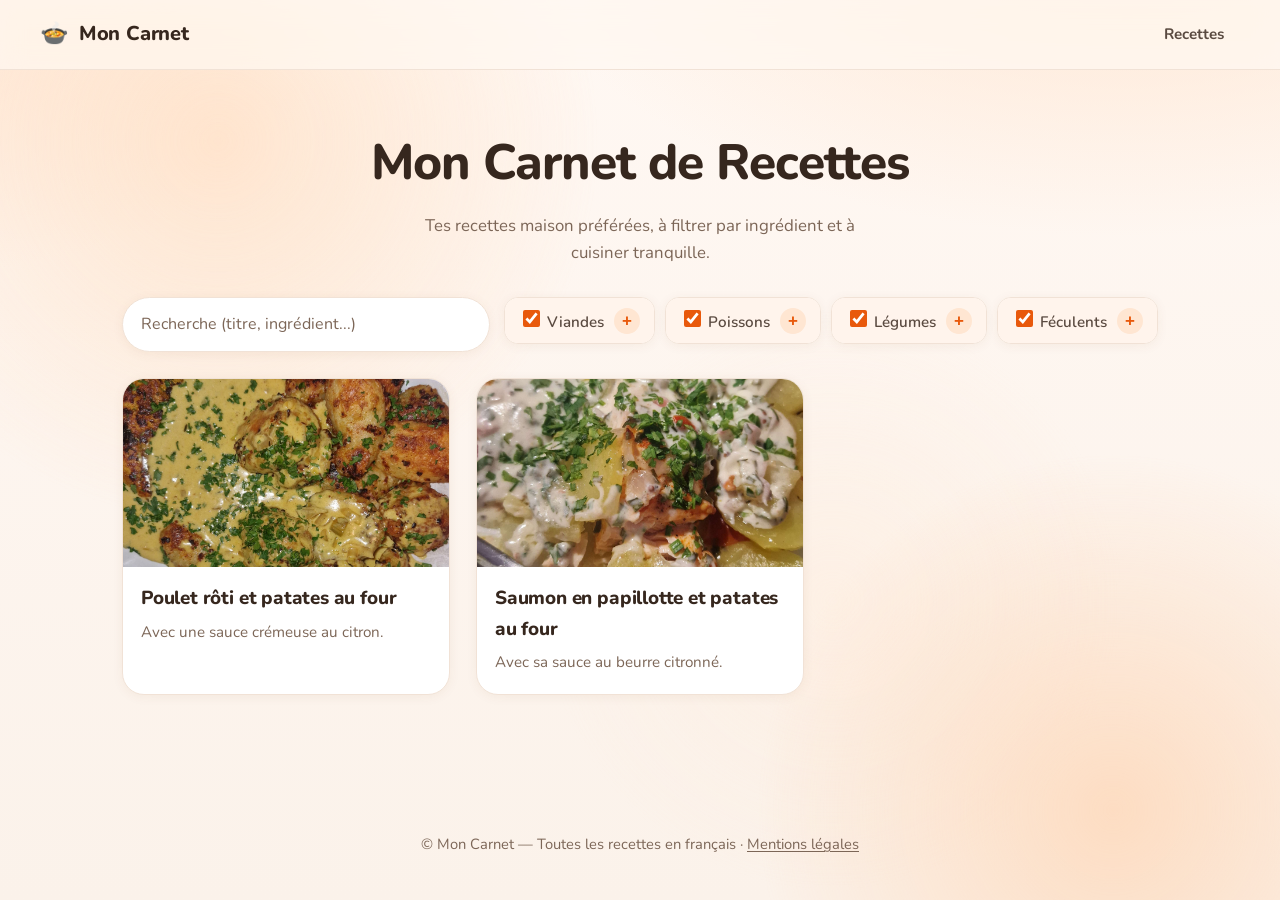
<file: index.html>
<!doctype html>
<html lang="fr">

<head>
  <meta charset="utf-8" />
  <meta name="tdm-reservation" content="1" />
  <meta name="viewport" content="width=device-width,initial-scale=1" />
  <title>Recettes - Mon carnet</title>
  <link rel="icon" type="image/png" href="favicon.png">
  <link rel="stylesheet" href="css/style.css">
  <link rel="stylesheet" href="css/menu.css">
  <link rel="stylesheet" href="css/recettes.css">
</head>

<body>
  <header class="site-header" id="top">
    <a class="brand" href="#top">Mon Carnet</a>
    <button id="menu-toggle" class="menu-btn" aria-label="Ouvrir le menu" aria-controls="main-menu" aria-expanded="false">☰</button>
    <nav id="main-menu" class="main-menu" aria-label="Navigation principale">
      <ul>
        <li><a href="#liste-recettes">Recettes</a></li>
      </ul>
    </nav>
  </header>

  <main class="container">
    <section class="hero">
      <h1>Mon Carnet de Recettes</h1>
      <p>Tes recettes maison préférées, à filtrer par ingrédient et à cuisiner tranquille.</p>
    </section>
    <section class="controls">
      <input id="search" type="search" placeholder="Recherche (titre, ingrédient...)" aria-label="Recherche">
      <div class="filters">

        <div class="filter-block">
          <div class="filter-header">
            <label>
              <input type="checkbox" class="filter-group" data-group="viande" checked> Viandes
            </label>
            <button type="button" class="toggle-subfilters" aria-label="Détail des viandes" aria-expanded="false">+</button>
          </div>
          <div class="sub-filters hidden">
            <label><input type="checkbox" class="filter" data-parent="viande" value="poulet" checked> Poulet</label>
            <label><input type="checkbox" class="filter" data-parent="viande" value="boeuf" checked> Bœuf</label>
            <label><input type="checkbox" class="filter" data-parent="viande" value="canard" checked> Canard</label>
            <label><input type="checkbox" class="filter" data-parent="viande" value="porc" checked> Porc</label>
            <label><input type="checkbox" class="filter" data-parent="viande" value="veau" checked> Veau</label>
          </div>
        </div>

        <div class="filter-block">
          <div class="filter-header">
            <label>
              <input type="checkbox" class="filter-group" data-group="poisson" checked> Poissons
            </label>
            <button type="button" class="toggle-subfilters" aria-label="Détail des poissons" aria-expanded="false">+</button>
          </div>
          <div class="sub-filters hidden">
            <label><input type="checkbox" class="filter" data-parent="poisson" value="saumon" checked> Saumon</label>
            <label><input type="checkbox" class="filter" data-parent="poisson" value="thon" checked> Thon</label>
          </div>
        </div>
        <div class="filter-block">
          <div class="filter-header">
            <label>
              <input type="checkbox" class="filter-group" data-group="legume" checked> Légumes
            </label>
            <button type="button" class="toggle-subfilters" aria-label="Détail des légumes" aria-expanded="false">+</button>
          </div>
          <div class="sub-filters hidden">
            <label><input type="checkbox" class="filter" data-parent="legume" value="courgette" checked> Courgette</label>
            <label><input type="checkbox" class="filter" data-parent="legume" value="tomate" checked> Tomate</label>
            <label><input type="checkbox" class="filter" data-parent="legume" value="concombre" checked> Concombre</label>
          </div>
        </div>
        <div class="filter-block">
          <div class="filter-header">
            <label>
              <input type="checkbox" class="filter-group" data-group="feculent" checked> Féculents
            </label>
            <button type="button" class="toggle-subfilters" aria-label="Détail des féculents" aria-expanded="false">+</button>
          </div>
          <div class="sub-filters hidden">
            <label><input type="checkbox" class="filter" data-parent="feculent" value="patate" checked> Patate</label>
            <label><input type="checkbox" class="filter" data-parent="feculent" value="riz" checked> Riz</label>
            <label><input type="checkbox" class="filter" data-parent="feculent" value="pate" checked> Pâtes</label>
            <label><input type="checkbox" class="filter" data-parent="feculent" value="quinoa" checked> Quinoa</label>
            <label><input type="checkbox" class="filter" data-parent="feculent" value="semoule" checked> Semoule</label>
            <label><input type="checkbox" class="filter" data-parent="feculent" value="boulgour" checked> Boulgour</label>
          </div>
        </div>
      </div>
    </section>

    <section id="liste-recettes" class="recette-list">
      <article class="card" data-categories="viande,poulet,patate" data-title="Poulet rôti et pomme de terre au four"
        data-ingredients="poulet,patate,ail,parmesan,citron,crème,paprika,herbes">
        <a href="recettes/poulet-patates.html" class="card-link">
          <!--image pouvant être en jpg, jpeg ou png-->
          <img src="assets/poulet-patates.jpg" alt="Photo poulet rôti et patates au four">
          <div class="card-body">
            <h3>Poulet rôti et patates au four</h3>
            <p>Avec une sauce crémeuse au citron.</p>
          </div>
        </a>
      </article>
      <article class="card" data-categories="poisson,saumon,patate,tomate" data-title="Saumon en papillotte et pomme de terre au four"
        data-ingredients="saumon,patate,tomate,citron,ciboulette,échalote,crème,beurre">
        <a href="recettes/saumon-patates.html" class="card-link">
          <img src="assets/saumon-patates.jpg" alt="Photo saumon en papillotte et patates au four">
          <div class="card-body">
            <h3>Saumon en papillotte et patates au four</h3>
            <p>Avec sa sauce au beurre citronné.</p>
          </div>
        </a>
      </article>
      <article class="card" data-categories="" data-title="Gratin lourd" data-ingredients="pommes de terre">
        <a href="recettes/gratin-lourd.html" class="card-link">
          <div class="card-body">
            <h3>Gratin lourd</h3>
            <p></p>
          </div>
        </a>
      </article>
      <!-- Place pour d'autres recettes à dupliquer -->
    </section>
  </main>

  <footer class="site-footer">© Mon Carnet — Toutes les recettes en français · <a href="mentions-legales.html">Mentions légales</a></footer>

  <script src="js/bgfx.js"></script>
  <script src="js/menu.js"></script>
  <script src="js/visibility.js"></script>
  <script src="js/search.js"></script>
  <script src="js/filter.js"></script>
</body>

</html>
</file>
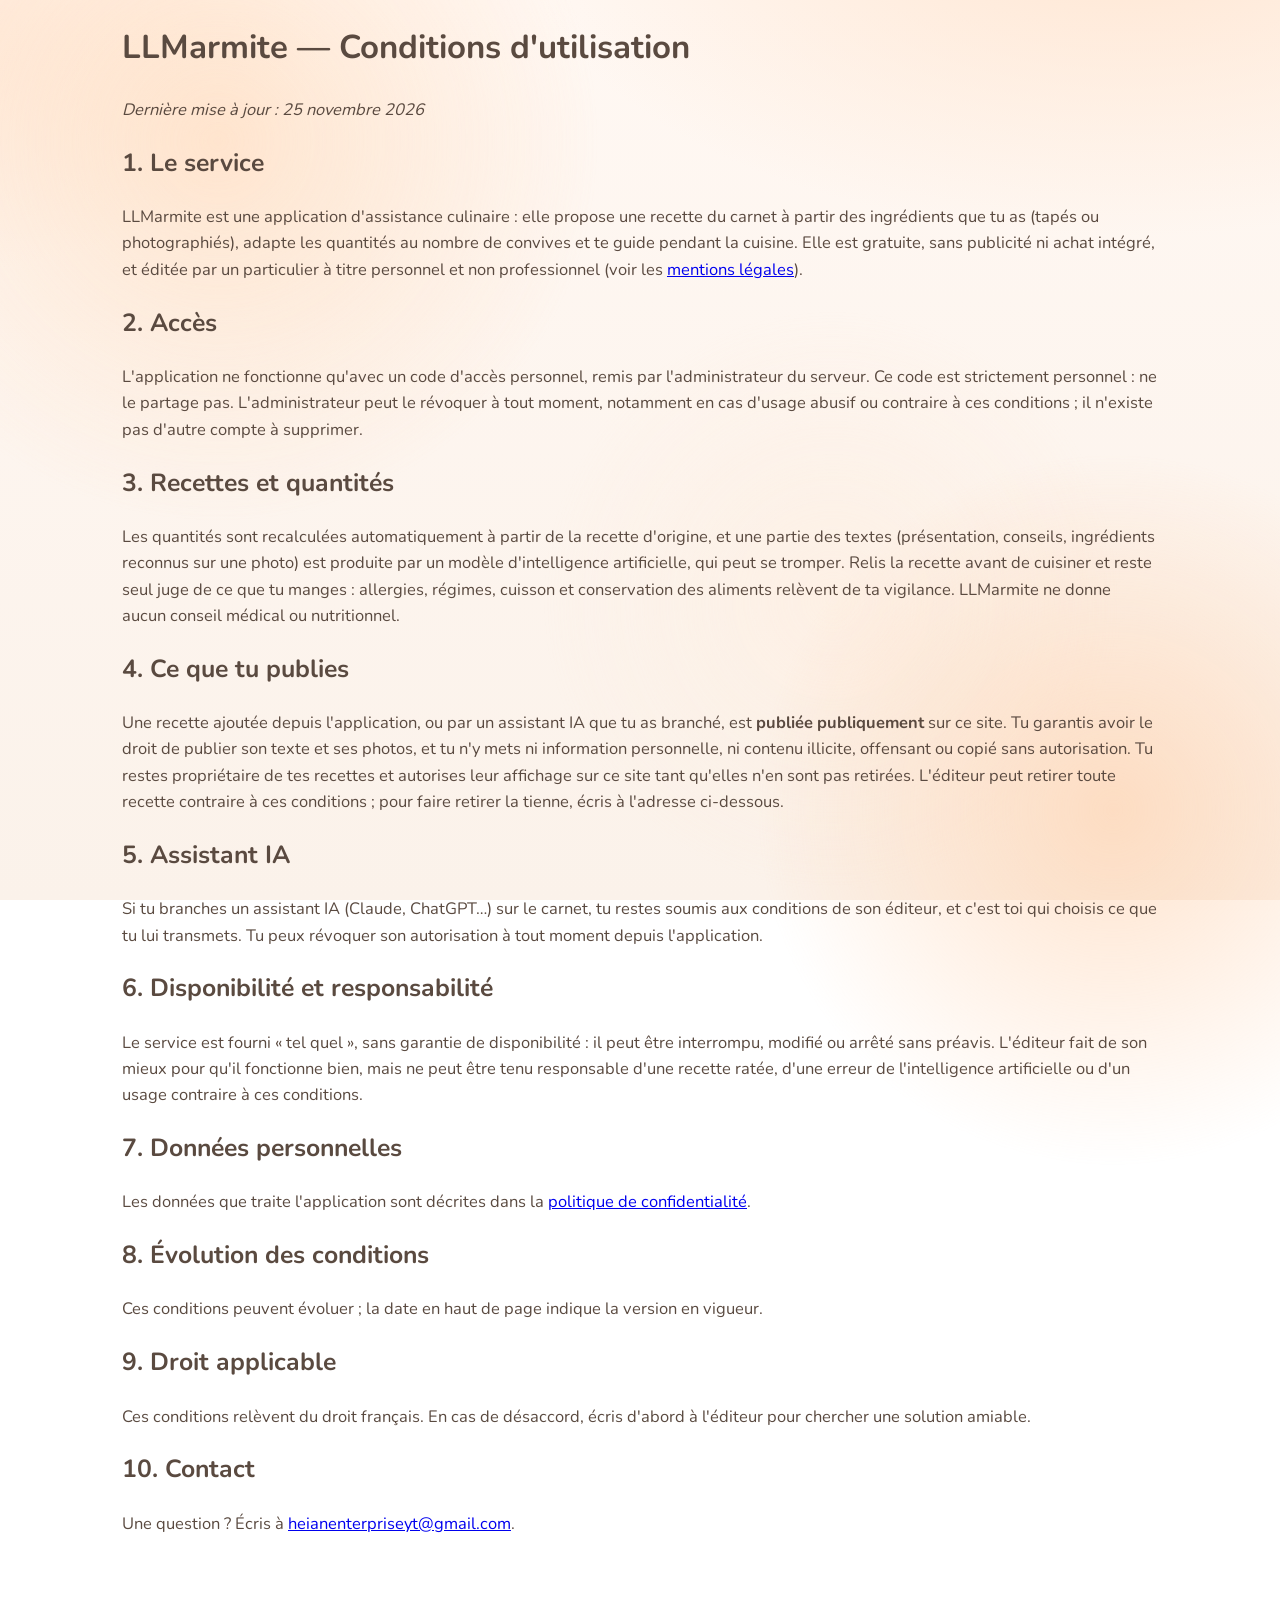
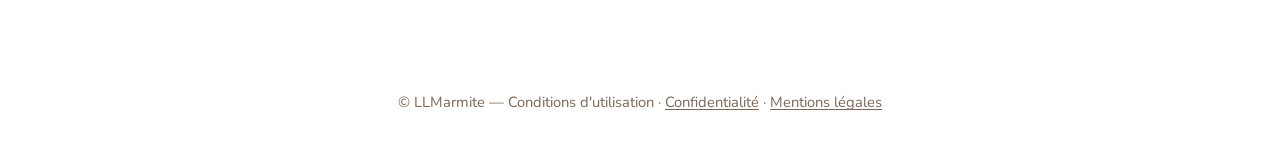
<file: cgu.html>
<!doctype html>
<html lang="fr">

<head>
  <meta charset="utf-8" />
  <meta name="tdm-reservation" content="1" />
  <meta name="viewport" content="width=device-width,initial-scale=1" />
  <title>LLMarmite — Conditions d'utilisation</title>
  <link rel="icon" type="image/png" href="favicon.png">
  <link rel="stylesheet" href="css/style.css">
</head>

<body>
  <main class="container">
    <h1>LLMarmite — Conditions d'utilisation</h1>
    <p><em>Dernière mise à jour : 25 novembre 2026</em></p>

    <h2>1. Le service</h2>
    <p>
      LLMarmite est une application d'assistance culinaire&nbsp;: elle propose une recette du carnet
      à partir des ingrédients que tu as (tapés ou photographiés), adapte les quantités au nombre de
      convives et te guide pendant la cuisine. Elle est gratuite, sans publicité ni achat intégré, et
      éditée par un particulier à titre personnel et non professionnel (voir les
      <a href="mentions-legales.html">mentions légales</a>).
    </p>

    <h2>2. Accès</h2>
    <p>
      L'application ne fonctionne qu'avec un code d'accès personnel, remis par l'administrateur du
      serveur. Ce code est strictement personnel&nbsp;: ne le partage pas. L'administrateur peut le
      révoquer à tout moment, notamment en cas d'usage abusif ou contraire à ces conditions&nbsp;; il
      n'existe pas d'autre compte à supprimer.
    </p>

    <h2>3. Recettes et quantités</h2>
    <p>
      Les quantités sont recalculées automatiquement à partir de la recette d'origine, et une partie
      des textes (présentation, conseils, ingrédients reconnus sur une photo) est produite par un
      modèle d'intelligence artificielle, qui peut se tromper. Relis la recette avant de cuisiner et
      reste seul juge de ce que tu manges&nbsp;: allergies, régimes, cuisson et conservation des
      aliments relèvent de ta vigilance. LLMarmite ne donne aucun conseil médical ou nutritionnel.
    </p>

    <h2>4. Ce que tu publies</h2>
    <p>
      Une recette ajoutée depuis l'application, ou par un assistant IA que tu as branché, est
      <strong>publiée publiquement</strong> sur ce site. Tu garantis avoir le droit de publier son
      texte et ses photos, et tu n'y mets ni information personnelle, ni contenu illicite, offensant
      ou copié sans autorisation. Tu restes propriétaire de tes recettes et autorises leur affichage
      sur ce site tant qu'elles n'en sont pas retirées. L'éditeur peut retirer toute recette contraire
      à ces conditions&nbsp;; pour faire retirer la tienne, écris à l'adresse ci-dessous.
    </p>

    <h2>5. Assistant IA</h2>
    <p>
      Si tu branches un assistant IA (Claude, ChatGPT…) sur le carnet, tu restes soumis aux
      conditions de son éditeur, et c'est toi qui choisis ce que tu lui transmets. Tu peux révoquer
      son autorisation à tout moment depuis l'application.
    </p>

    <h2>6. Disponibilité et responsabilité</h2>
    <p>
      Le service est fourni «&nbsp;tel quel&nbsp;», sans garantie de disponibilité&nbsp;: il peut
      être interrompu, modifié ou arrêté sans préavis. L'éditeur fait de son mieux pour qu'il
      fonctionne bien, mais ne peut être tenu responsable d'une recette ratée, d'une erreur de
      l'intelligence artificielle ou d'un usage contraire à ces conditions.
    </p>

    <h2>7. Données personnelles</h2>
    <p>
      Les données que traite l'application sont décrites dans la
      <a href="confidentialite.html">politique de confidentialité</a>.
    </p>

    <h2>8. Évolution des conditions</h2>
    <p>Ces conditions peuvent évoluer&nbsp;; la date en haut de page indique la version en vigueur.</p>

    <h2>9. Droit applicable</h2>
    <p>
      Ces conditions relèvent du droit français. En cas de désaccord, écris d'abord à l'éditeur pour
      chercher une solution amiable.
    </p>

    <h2>10. Contact</h2>
    <p>
      Une question&nbsp;? Écris à
      <a href="mailto:heianenterpriseyt@gmail.com">heianenterpriseyt@gmail.com</a>.
    </p>
  </main>

  <footer class="site-footer">© LLMarmite — Conditions d'utilisation · <a href="confidentialite.html">Confidentialité</a> · <a href="mentions-legales.html">Mentions légales</a></footer>
  <script src="js/bgfx.js"></script>
</body>

</html>
</file>
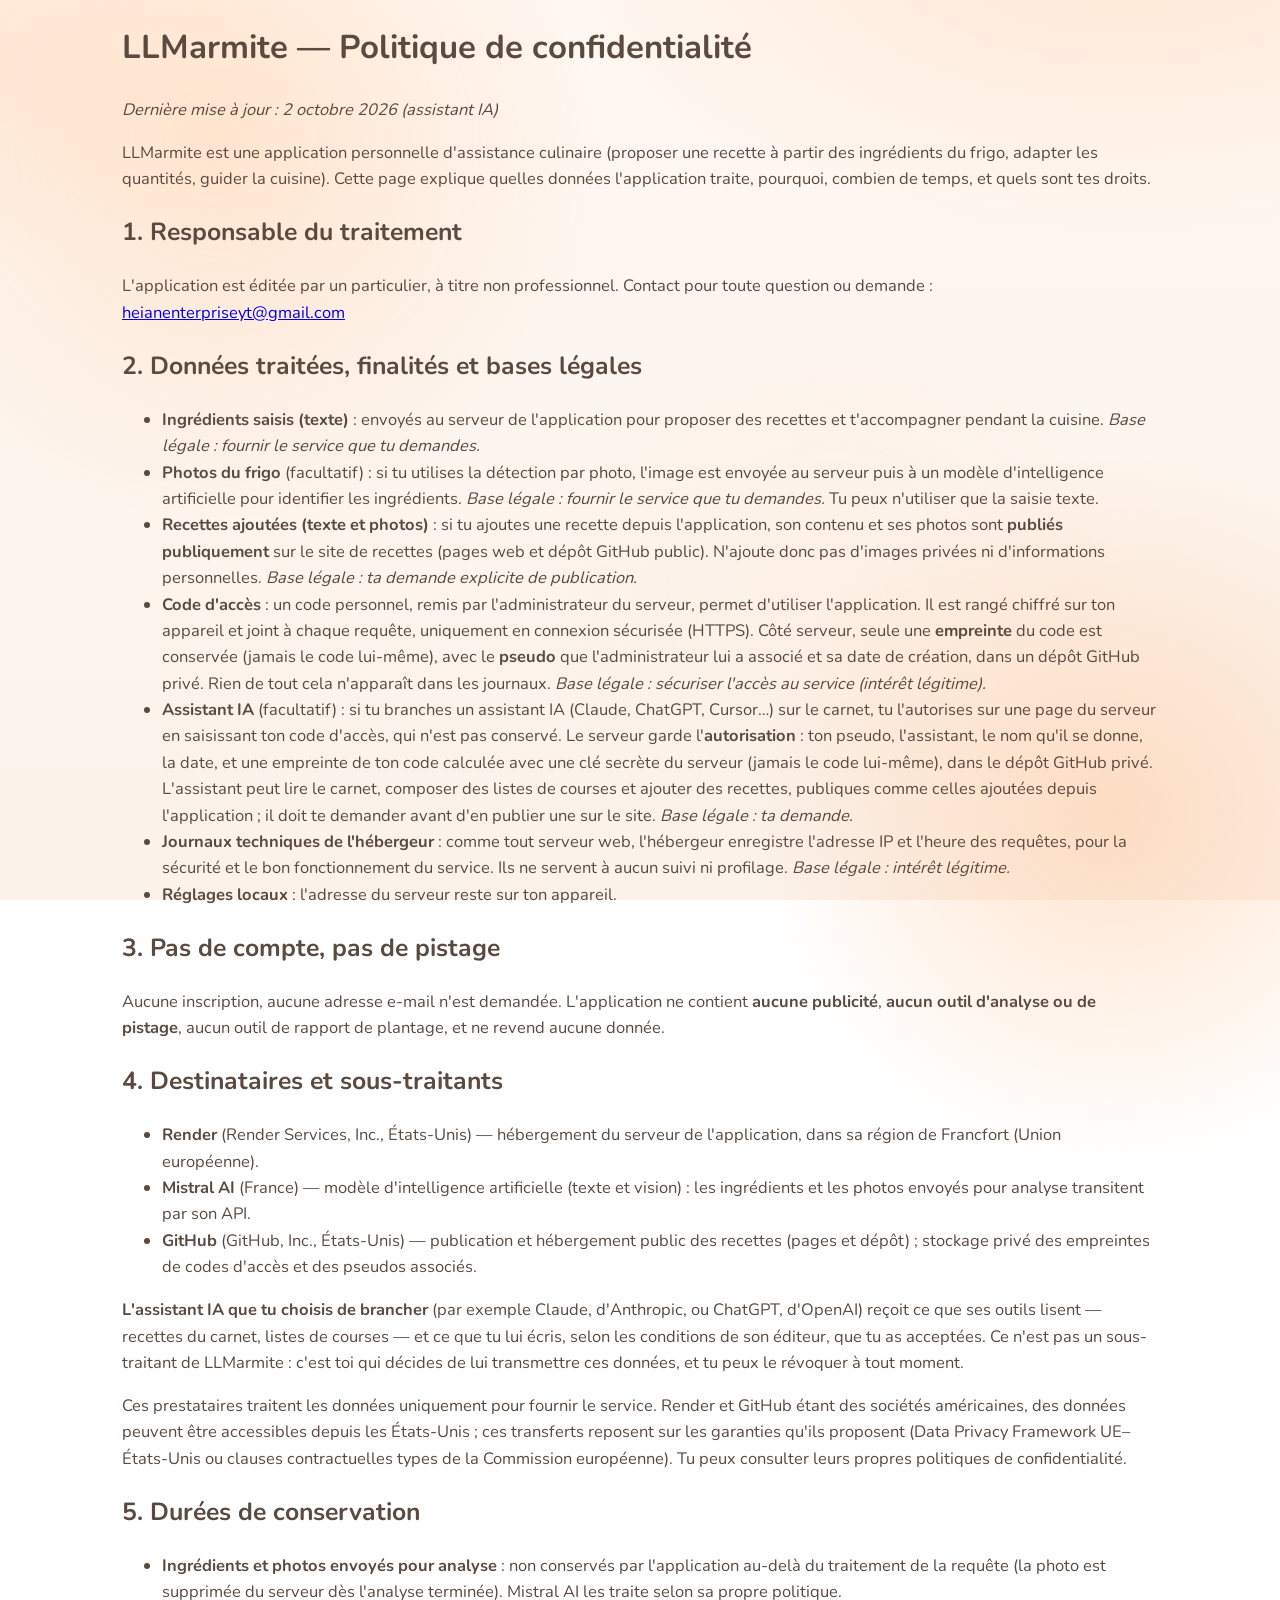
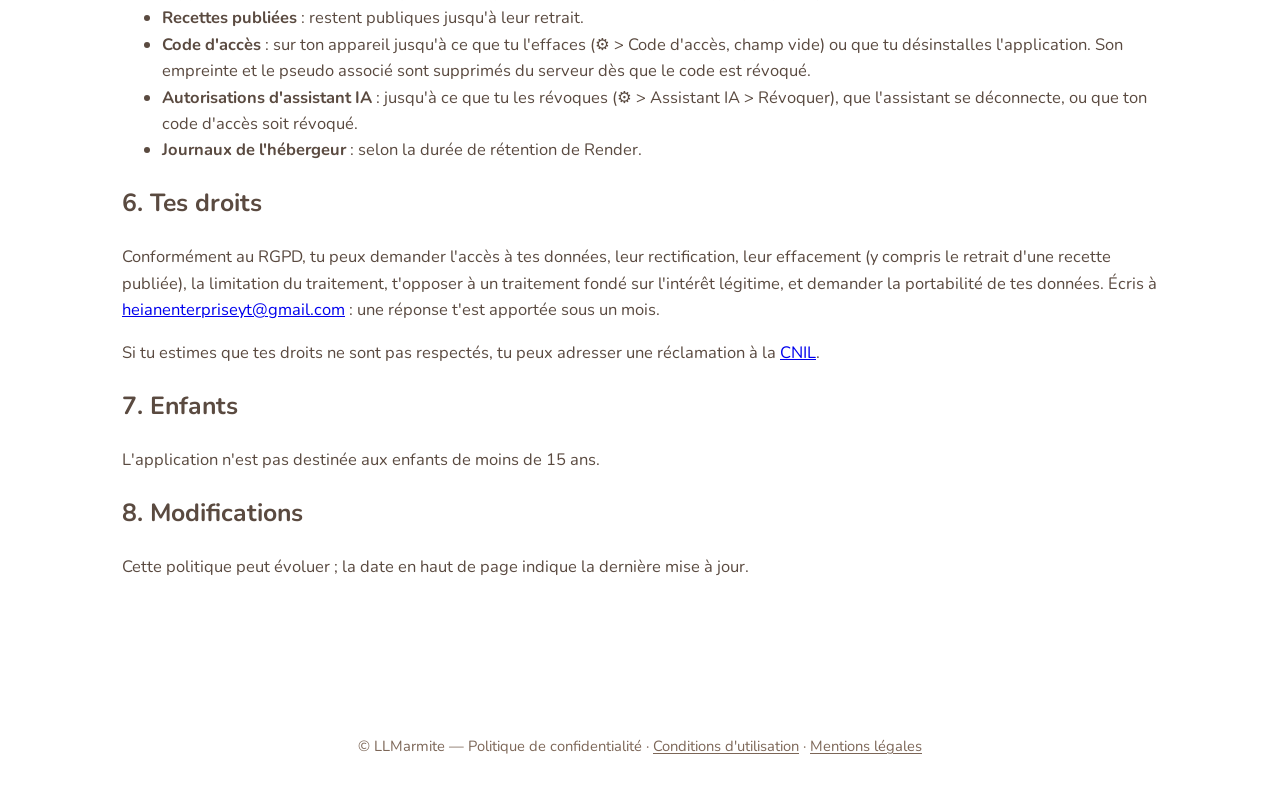
<file: confidentialite.html>
<!doctype html>
<html lang="fr">

<head>
  <meta charset="utf-8" />
  <meta name="tdm-reservation" content="1" />
  <meta name="viewport" content="width=device-width,initial-scale=1" />
  <title>LLMarmite — Politique de confidentialité</title>
  <link rel="icon" type="image/png" href="favicon.png">
  <link rel="stylesheet" href="css/style.css">
</head>

<body>
  <main class="container">
    <h1>LLMarmite — Politique de confidentialité</h1>
    <p><em>Dernière mise à jour : 2 octobre 2026 (assistant IA)</em></p>

    <p>
      LLMarmite est une application personnelle d'assistance culinaire (proposer une recette à
      partir des ingrédients du frigo, adapter les quantités, guider la cuisine). Cette page
      explique quelles données l'application traite, pourquoi, combien de temps, et quels sont tes
      droits.
    </p>

    <h2>1. Responsable du traitement</h2>
    <p>
      L'application est éditée par un particulier, à titre non professionnel. Contact pour toute
      question ou demande&nbsp;: <a href="mailto:heianenterpriseyt@gmail.com">heianenterpriseyt@gmail.com</a>
    </p>

    <h2>2. Données traitées, finalités et bases légales</h2>
    <ul>
      <li><strong>Ingrédients saisis (texte)</strong> : envoyés au serveur de l'application pour
        proposer des recettes et t'accompagner pendant la cuisine. <em>Base légale&nbsp;: fournir le
        service que tu demandes.</em></li>
      <li><strong>Photos du frigo</strong> (facultatif) : si tu utilises la détection par photo,
        l'image est envoyée au serveur puis à un modèle d'intelligence artificielle pour identifier
        les ingrédients. <em>Base légale&nbsp;: fournir le service que tu demandes.</em> Tu peux
        n'utiliser que la saisie texte.</li>
      <li><strong>Recettes ajoutées (texte et photos)</strong> : si tu ajoutes une recette depuis
        l'application, son contenu et ses photos sont <strong>publiés publiquement</strong> sur le
        site de recettes (pages web et dépôt GitHub public). N'ajoute donc pas d'images privées ni
        d'informations personnelles. <em>Base légale&nbsp;: ta demande explicite de publication.</em></li>
      <li><strong>Code d'accès</strong> : un code personnel, remis par l'administrateur du serveur,
        permet d'utiliser l'application. Il est rangé chiffré sur ton appareil et joint à chaque
        requête, uniquement en connexion sécurisée (HTTPS). Côté serveur, seule une
        <strong>empreinte</strong> du code est conservée (jamais le code lui-même), avec le
        <strong>pseudo</strong> que l'administrateur lui a associé et sa date de création, dans un
        dépôt GitHub privé. Rien de tout cela n'apparaît dans les journaux. <em>Base
        légale&nbsp;: sécuriser l'accès au service (intérêt légitime).</em></li>
      <li><strong>Assistant IA</strong> (facultatif) : si tu branches un assistant IA (Claude, ChatGPT,
        Cursor…) sur le carnet, tu l'autorises sur une page du serveur en saisissant ton code d'accès,
        qui n'est pas conservé. Le serveur garde l'<strong>autorisation</strong>&nbsp;: ton pseudo,
        l'assistant, le nom qu'il se donne, la date, et une empreinte de ton code calculée avec une clé
        secrète du serveur (jamais le code lui-même), dans le dépôt GitHub privé. L'assistant peut lire le carnet, composer des
        listes de courses et ajouter des recettes, publiques comme celles ajoutées depuis
        l'application&nbsp;; il doit te demander avant d'en publier une sur le site. <em>Base
        légale&nbsp;: ta demande.</em></li>
      <li><strong>Journaux techniques de l'hébergeur</strong> : comme tout serveur web, l'hébergeur
        enregistre l'adresse IP et l'heure des requêtes, pour la sécurité et le bon fonctionnement du
        service. Ils ne servent à aucun suivi ni profilage. <em>Base légale&nbsp;: intérêt
        légitime.</em></li>
      <li><strong>Réglages locaux</strong> : l'adresse du serveur reste sur ton appareil.</li>
    </ul>

    <h2>3. Pas de compte, pas de pistage</h2>
    <p>
      Aucune inscription, aucune adresse e-mail n'est demandée. L'application ne contient
      <strong>aucune publicité</strong>, <strong>aucun outil d'analyse ou de pistage</strong>, aucun
      outil de rapport de plantage, et ne revend aucune donnée.
    </p>

    <h2>4. Destinataires et sous-traitants</h2>
    <ul>
      <li><strong>Render</strong> (Render Services, Inc., États-Unis) — hébergement du serveur de
        l'application, dans sa région de Francfort (Union européenne).</li>
      <li><strong>Mistral AI</strong> (France) — modèle d'intelligence artificielle (texte et
        vision)&nbsp;: les ingrédients et les photos envoyés pour analyse transitent par son API.</li>
      <li><strong>GitHub</strong> (GitHub, Inc., États-Unis) — publication et hébergement public des
        recettes (pages et dépôt)&nbsp;; stockage privé des empreintes de codes d'accès et des
        pseudos associés.</li>
    </ul>
    <p>
      <strong>L'assistant IA que tu choisis de brancher</strong> (par exemple Claude, d'Anthropic, ou
      ChatGPT, d'OpenAI) reçoit ce que ses outils lisent — recettes du carnet, listes de courses — et
      ce que tu lui écris, selon les conditions de son éditeur, que tu as acceptées. Ce n'est pas un
      sous-traitant de LLMarmite&nbsp;: c'est toi qui décides de lui transmettre ces données, et tu
      peux le révoquer à tout moment.
    </p>
    <p>
      Ces prestataires traitent les données uniquement pour fournir le service. Render et GitHub
      étant des sociétés américaines, des données peuvent être accessibles depuis les États-Unis&nbsp;;
      ces transferts reposent sur les garanties qu'ils proposent (Data Privacy Framework UE–États-Unis
      ou clauses contractuelles types de la Commission européenne). Tu peux consulter leurs propres
      politiques de confidentialité.
    </p>

    <h2>5. Durées de conservation</h2>
    <ul>
      <li><strong>Ingrédients et photos envoyés pour analyse</strong> : non conservés par
        l'application au-delà du traitement de la requête (la photo est supprimée du serveur dès
        l'analyse terminée). Mistral AI les traite selon sa propre politique.</li>
      <li><strong>Recettes publiées</strong> : restent publiques jusqu'à leur retrait.</li>
      <li><strong>Code d'accès</strong> : sur ton appareil jusqu'à ce que tu l'effaces (⚙️ &gt; Code
        d'accès, champ vide) ou que tu désinstalles l'application. Son empreinte et le pseudo
        associé sont supprimés du serveur dès que le code est révoqué.</li>
      <li><strong>Autorisations d'assistant IA</strong> : jusqu'à ce que tu les révoques (⚙️ &gt;
        Assistant IA &gt; Révoquer), que l'assistant se déconnecte, ou que ton code d'accès soit
        révoqué.</li>
      <li><strong>Journaux de l'hébergeur</strong> : selon la durée de rétention de Render.</li>
    </ul>

    <h2>6. Tes droits</h2>
    <p>
      Conformément au RGPD, tu peux demander l'accès à tes données, leur rectification, leur
      effacement (y compris le retrait d'une recette publiée), la limitation du traitement, t'opposer
      à un traitement fondé sur l'intérêt légitime, et demander la portabilité de tes données.
      Écris à <a href="mailto:heianenterpriseyt@gmail.com">heianenterpriseyt@gmail.com</a>&nbsp;:
      une réponse t'est apportée sous un mois.
    </p>
    <p>
      Si tu estimes que tes droits ne sont pas respectés, tu peux adresser une réclamation à la
      <a href="https://www.cnil.fr/fr/plaintes">CNIL</a>.
    </p>

    <h2>7. Enfants</h2>
    <p>L'application n'est pas destinée aux enfants de moins de 15&nbsp;ans.</p>

    <h2>8. Modifications</h2>
    <p>Cette politique peut évoluer&nbsp;; la date en haut de page indique la dernière mise à jour.</p>
  </main>

  <footer class="site-footer">© LLMarmite — Politique de confidentialité · <a href="cgu.html">Conditions d'utilisation</a> · <a href="mentions-legales.html">Mentions légales</a></footer>
  <script src="js/bgfx.js"></script>
</body>

</html>
</file>
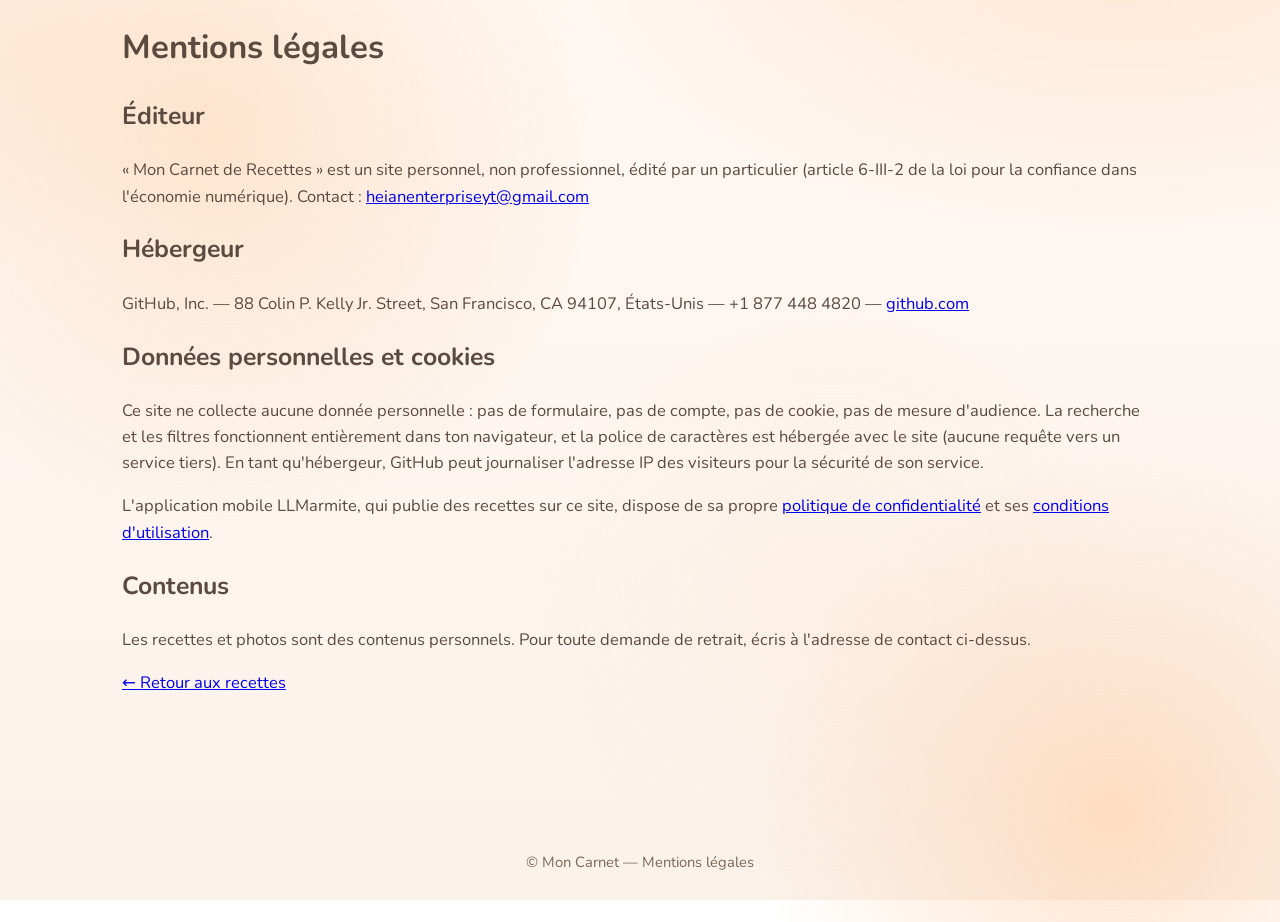
<file: mentions-legales.html>
<!doctype html>
<html lang="fr">

<head>
  <meta charset="utf-8" />
  <meta name="tdm-reservation" content="1" />
  <meta name="viewport" content="width=device-width,initial-scale=1" />
  <title>Mentions légales - Mon carnet</title>
  <link rel="icon" type="image/png" href="favicon.png">
  <link rel="stylesheet" href="css/style.css">
</head>

<body>
  <main class="container">
    <h1>Mentions légales</h1>

    <h2>Éditeur</h2>
    <p>
      « Mon Carnet de Recettes » est un site personnel, non professionnel, édité par un particulier
      (article 6-III-2 de la loi pour la confiance dans l'économie numérique).
      Contact&nbsp;: <a href="mailto:heianenterpriseyt@gmail.com">heianenterpriseyt@gmail.com</a>
    </p>

    <h2>Hébergeur</h2>
    <p>
      GitHub, Inc. — 88 Colin P. Kelly Jr. Street, San Francisco, CA 94107, États-Unis —
      +1 877 448 4820 — <a href="https://github.com">github.com</a>
    </p>

    <h2>Données personnelles et cookies</h2>
    <p>
      Ce site ne collecte aucune donnée personnelle&nbsp;: pas de formulaire, pas de compte, pas de
      cookie, pas de mesure d'audience. La recherche et les filtres fonctionnent entièrement dans
      ton navigateur, et la police de caractères est hébergée avec le site (aucune requête vers un
      service tiers). En tant qu'hébergeur, GitHub peut journaliser l'adresse IP des visiteurs pour
      la sécurité de son service.
    </p>
    <p>
      L'application mobile LLMarmite, qui publie des recettes sur ce site, dispose de sa propre
      <a href="confidentialite.html">politique de confidentialité</a> et ses
      <a href="cgu.html">conditions d'utilisation</a>.
    </p>

    <h2>Contenus</h2>
    <p>
      Les recettes et photos sont des contenus personnels. Pour toute demande de retrait, écris à
      l'adresse de contact ci-dessus.
    </p>

    <p><a href="index.html">← Retour aux recettes</a></p>
  </main>

  <footer class="site-footer">© Mon Carnet — Mentions légales</footer>
  <script src="js/bgfx.js"></script>
</body>

</html>
</file>
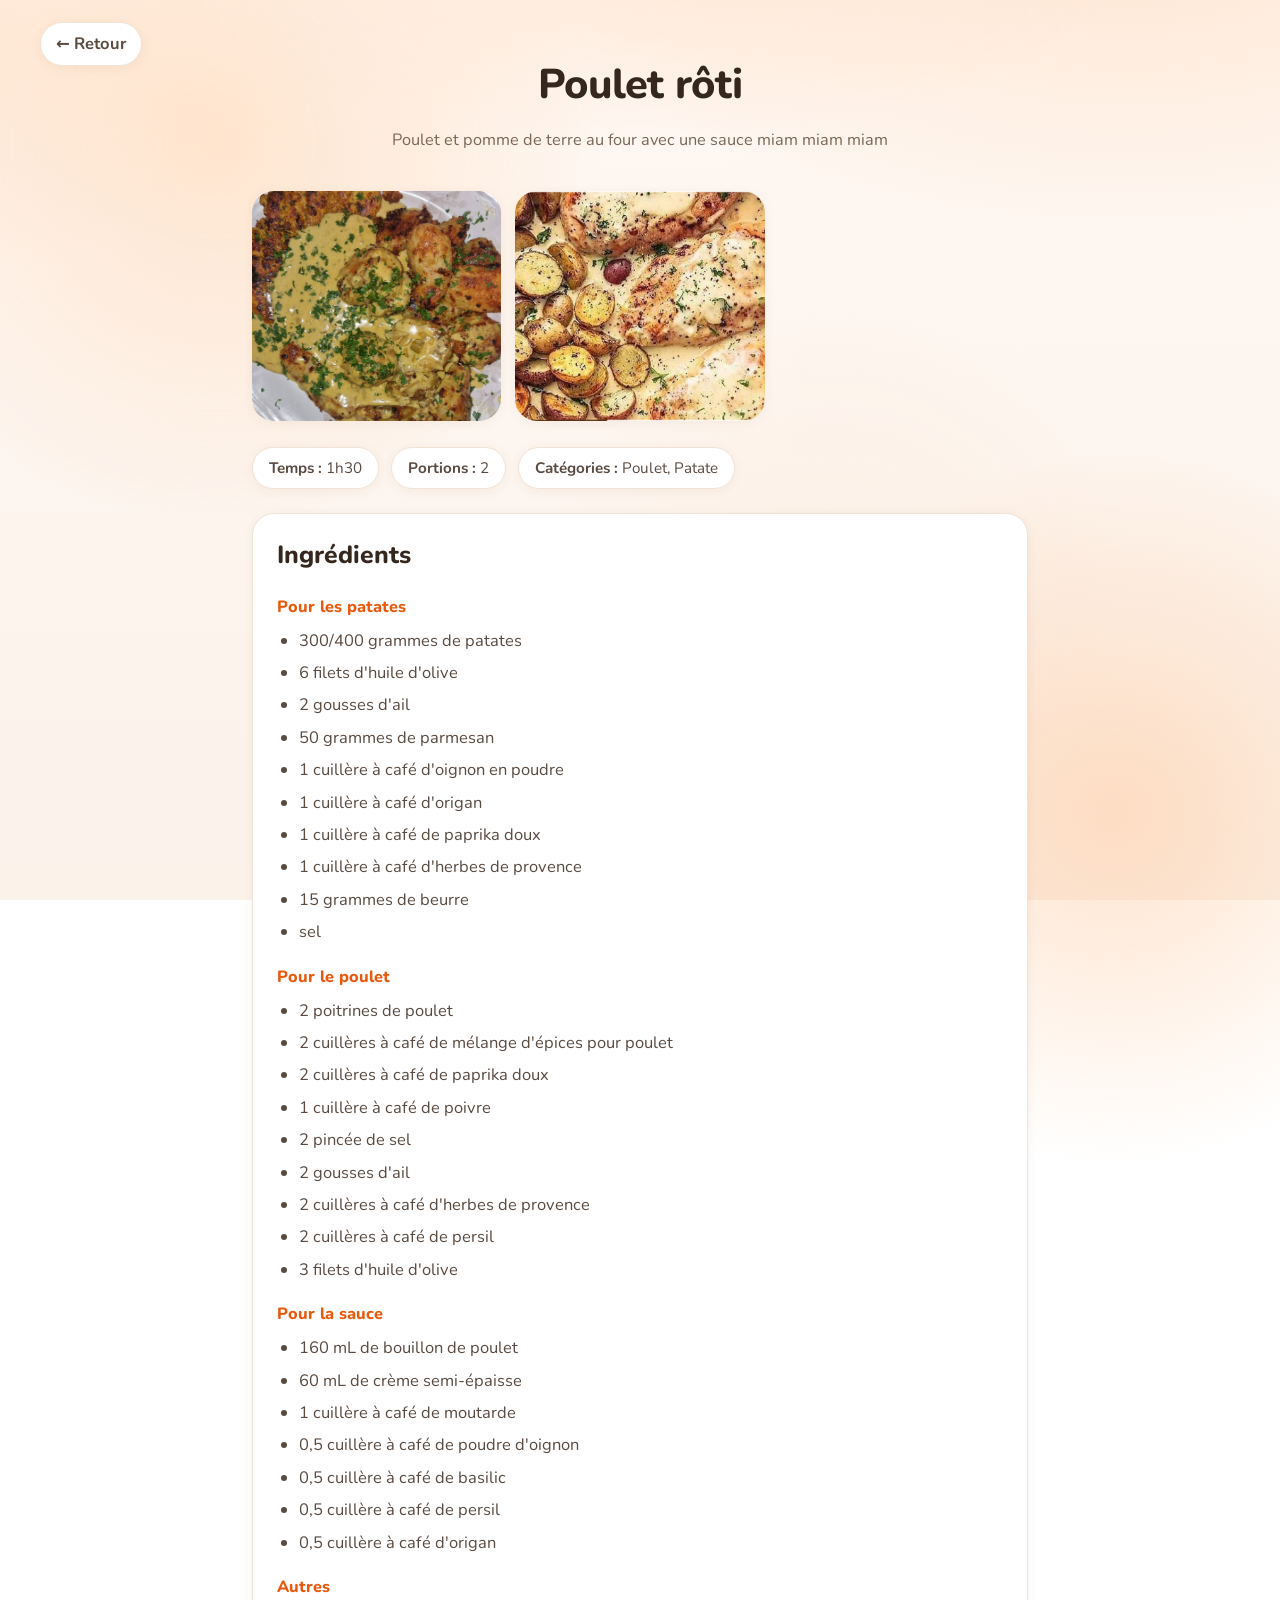
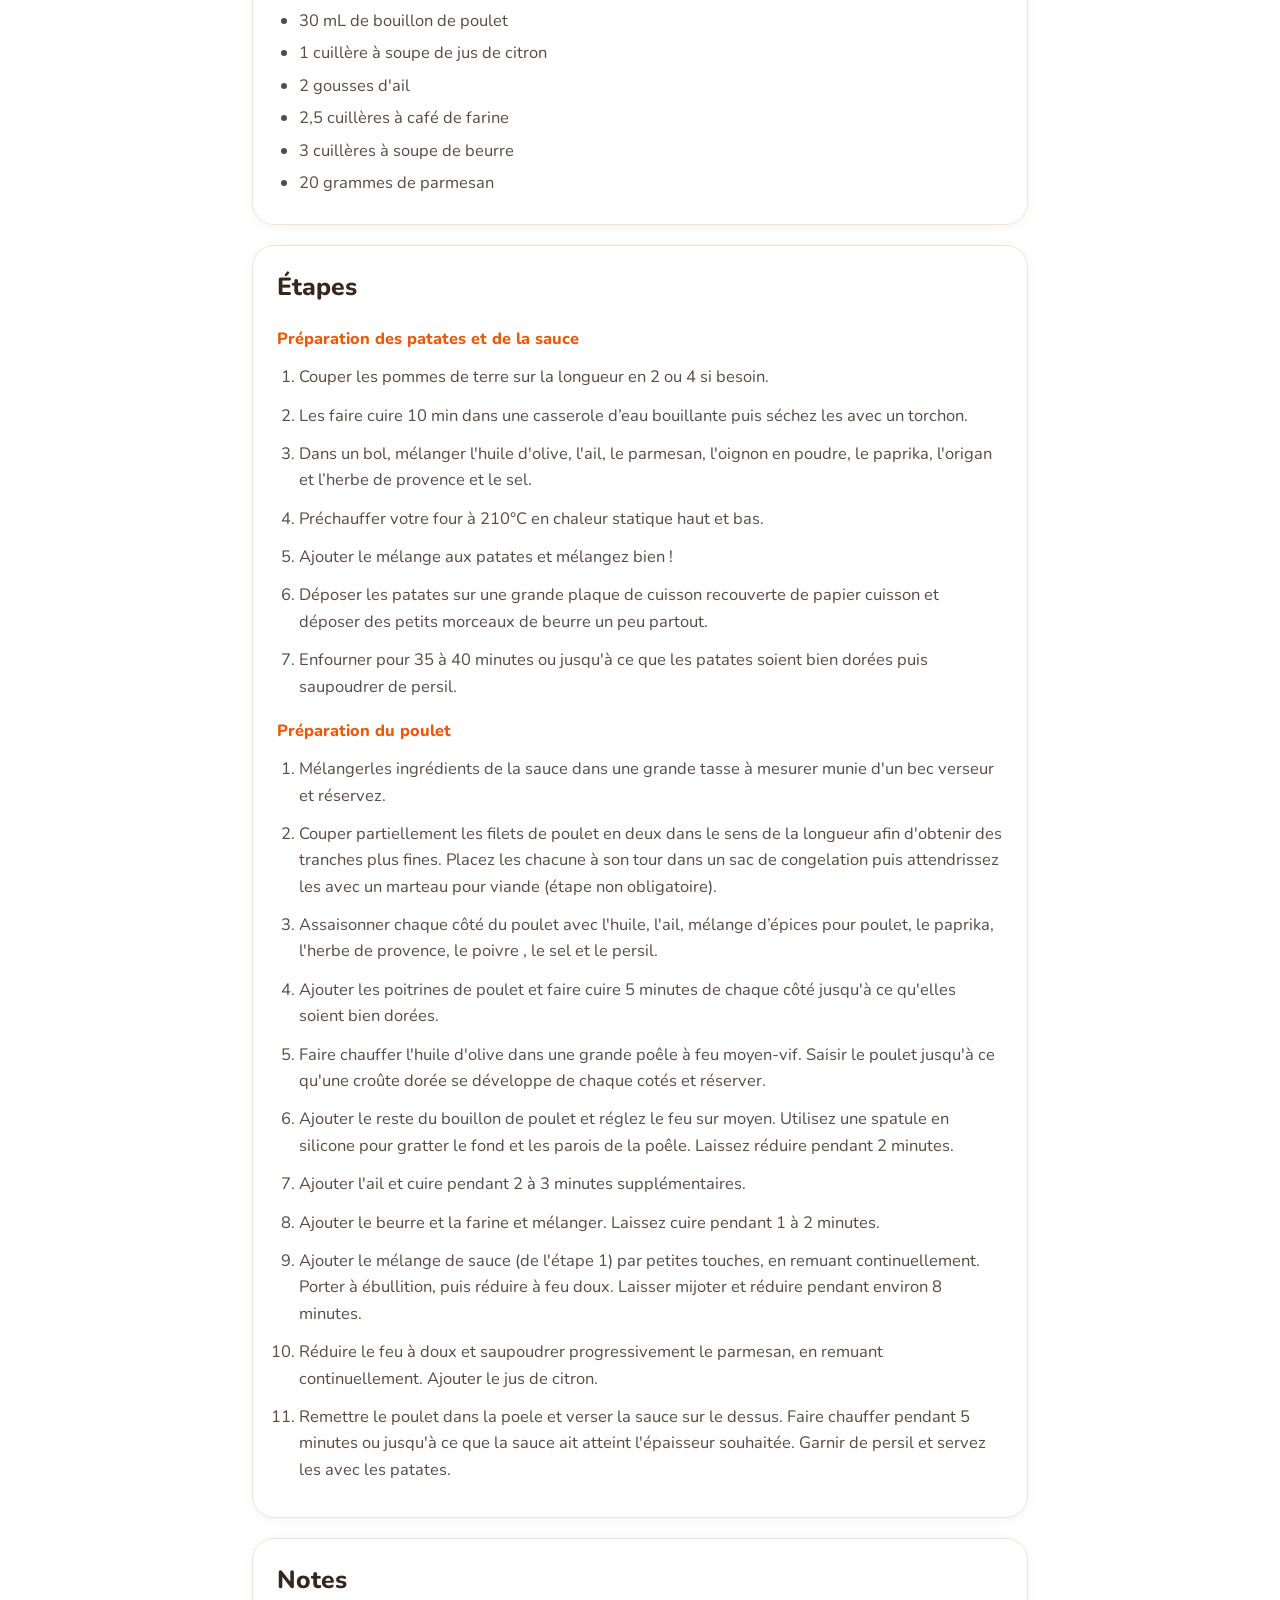
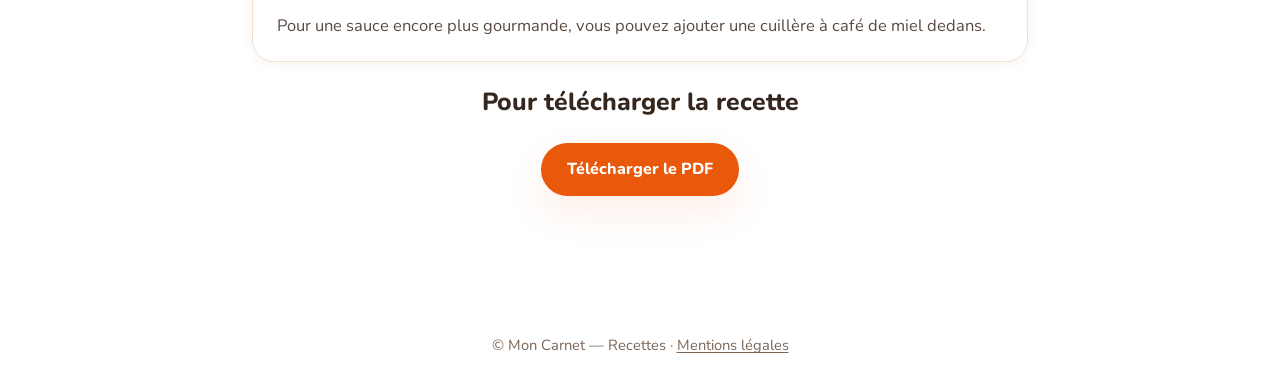
<file: recettes/poulet-patates.html>
<!doctype html>
<html lang="fr">

<head>
  <meta charset="utf-8" />
  <meta name="tdm-reservation" content="1" />
  <meta name="viewport" content="width=device-width,initial-scale=1" />
  <title>Poulet rôti — Recette</title>
  <link rel="icon" type="image/png" href="../favicon.png">
  <link rel="stylesheet" href="../css/style.css">
  <link rel="stylesheet" href="../css/recettes.css">
</head>

<body>
  <header class="recipe-header">
    <a class="back" href="../index.html">← Retour</a>
    <h1>Poulet rôti</h1>
    <p class="subtitle">Poulet et pomme de terre au four avec une sauce miam miam miam</p>
  </header>

  <main class="recipe-container">
    <section class="gallery">
      <img src="../assets/poulet-patates.jpg" alt="Poulet rôti 1">
      <img src="../assets/poulet-patates 2.png" alt="Poulet rôti 2">
    </section>

    <section class="recipe-meta">
      <div><strong>Temps :</strong> 1h30</div>
      <div><strong>Portions :</strong> 2</div>
      <div><strong>Catégories :</strong> Poulet, Patate</div>
    </section>

    <section class="ingredients">
      <h2>Ingrédients</h2>
      <h3>Pour les patates</h3>
      <ul>
        <li>300/400 grammes de patates</li>
        <li>6 filets d'huile d'olive</li>
        <li>2 gousses d'ail</li>
        <li>50 grammes de parmesan</li>
        <li>1 cuillère à café d'oignon en poudre</li>
        <li>1 cuillère à café d'origan</li>
        <li>1 cuillère à café de paprika doux</li>
        <li>1 cuillère à café d'herbes de provence</li>
        <li>15 grammes de beurre</li>
        <li>sel</li>
      </ul>
      <h3>Pour le poulet</h3>
      <ul>
        <li>2 poitrines de poulet</li>
        <li>2 cuillères à café de mélange d'épices pour poulet</li>
        <li>2 cuillères à café de paprika doux</li>
        <li>1 cuillère à café de poivre</li>
        <li>2 pincée de sel</li>
        <li>2 gousses d'ail</li>
        <li>2 cuillères à café d'herbes de provence</li>
        <li>2 cuillères à café de persil</li>
        <li>3 filets d'huile d'olive</li>
      </ul>
      <h3>Pour la sauce</h3>
      <ul>
        <li>160 mL de bouillon de poulet</li>
        <li>60 mL de crème semi-épaisse</li>
        <li>1 cuillère à café de moutarde</li>
        <li>0,5 cuillère à café de poudre d'oignon</li>
        <li>0,5 cuillère à café de basilic</li>
        <li>0,5 cuillère à café de persil</li>
        <li>0,5 cuillère à café d'origan</li>
      </ul>
      <h3>Autres</h3>
      <ul>
        <li>30 mL de bouillon de poulet</li>
        <li>1 cuillère à soupe de jus de citron</li>
        <li>2 gousses d'ail</li>
        <li>2,5 cuillères à café de farine</li>
        <li>3 cuillères à soupe de beurre</li>
        <li>20 grammes de parmesan</li>
      </ul>
    </section>

    <section class="etapes">
      <h2>Étapes</h2>
      <h3>Préparation des patates et de la sauce</h3>
      <ol>
        <li>Couper les pommes de terre sur la longueur en 2 ou 4 si besoin.</li>
        <li>Les faire cuire 10 min dans une casserole d’eau bouillante puis séchez les avec un torchon.</li>
        <li>Dans un bol, mélanger l'huile d'olive, l'ail, le parmesan, l'oignon en poudre, le paprika, l'origan et
          l’herbe de provence et le sel.
        <li>Préchauffer votre four à 210°C en chaleur statique haut et bas.</li>
        <li>Ajouter le mélange aux patates et mélangez bien !</li>
        <li>Déposer les patates sur une grande plaque de cuisson recouverte de papier cuisson et déposer des petits
          morceaux de beurre un peu partout.</li>
        <li>Enfourner pour 35 à 40 minutes ou jusqu'à ce que les patates soient bien dorées puis saupoudrer de persil.
        </li>
      </ol>
      <h3>Préparation du poulet</h3>
      <ol>
        <li>Mélangerles ingrédients de la sauce dans une grande tasse à mesurer munie d'un bec verseur et réservez.
        </li>
        <li>Couper partiellement les filets de poulet en deux dans le sens
          de la longueur afin d'obtenir des tranches plus fines.
          Placez les chacune à son tour dans un sac de congelation puis
          attendrissez les avec un marteau pour viande (étape non
          obligatoire).</li>
        <li>Assaisonner chaque côté du poulet avec l'huile, l'ail, mélange
          d’épices pour poulet, le paprika, l'herbe de provence, le poivre
          , le sel et le persil.</li>
        <li>Ajouter les poitrines de poulet et faire cuire 5 minutes de chaque côté jusqu'à ce qu'elles soient bien
          dorées.</li>
        <li>Faire chauffer l'huile d'olive dans une grande poêle à feu
          moyen-vif. Saisir le poulet jusqu'à ce qu'une croûte dorée se
          développe de chaque cotés et réserver.</li>
        <li> Ajouter le reste du bouillon de poulet et réglez le feu sur
          moyen. Utilisez une spatule en silicone pour gratter le fond et
          les parois de la poêle. Laissez réduire pendant 2 minutes.</li>
        <li>Ajouter l'ail et cuire pendant 2 à 3 minutes supplémentaires.</li>
        <li>Ajouter le beurre et la farine et mélanger. Laissez cuire
          pendant 1 à 2 minutes.</li>
        <li>Ajouter le mélange de sauce (de l'étape 1) par petites touches,
          en remuant continuellement. Porter à ébullition, puis réduire à
          feu doux. Laisser mijoter et réduire pendant environ 8 minutes.</li>
        <li>Réduire le feu à doux et saupoudrer progressivement le
          parmesan, en remuant continuellement. Ajouter le jus de citron. </li>
        <li> Remettre le poulet dans la poele et verser la sauce sur le
          dessus. Faire chauffer pendant 5 minutes ou jusqu'à ce que la
          sauce ait atteint l'épaisseur souhaitée. Garnir de persil et servez
          les avec les patates.</li>
      </ol>
    </section>

    <section class="notes">
      <h2>Notes</h2>
      <p>Pour une sauce encore plus gourmande, vous pouvez ajouter une cuillère à café de miel dedans.</p>
    </section>

    <section class="telechargement">
      <h2>Pour télécharger la recette</h2>
      <a href="../assets/recette-poulet-patates.pdf" class="btn" download>Télécharger le PDF</a>
    </section>
  </main>

  <footer class="site-footer">© Mon Carnet — Recettes · <a href="../mentions-legales.html">Mentions légales</a></footer>
  <script src="../js/bgfx.js"></script>
</body>

</html>
</file>
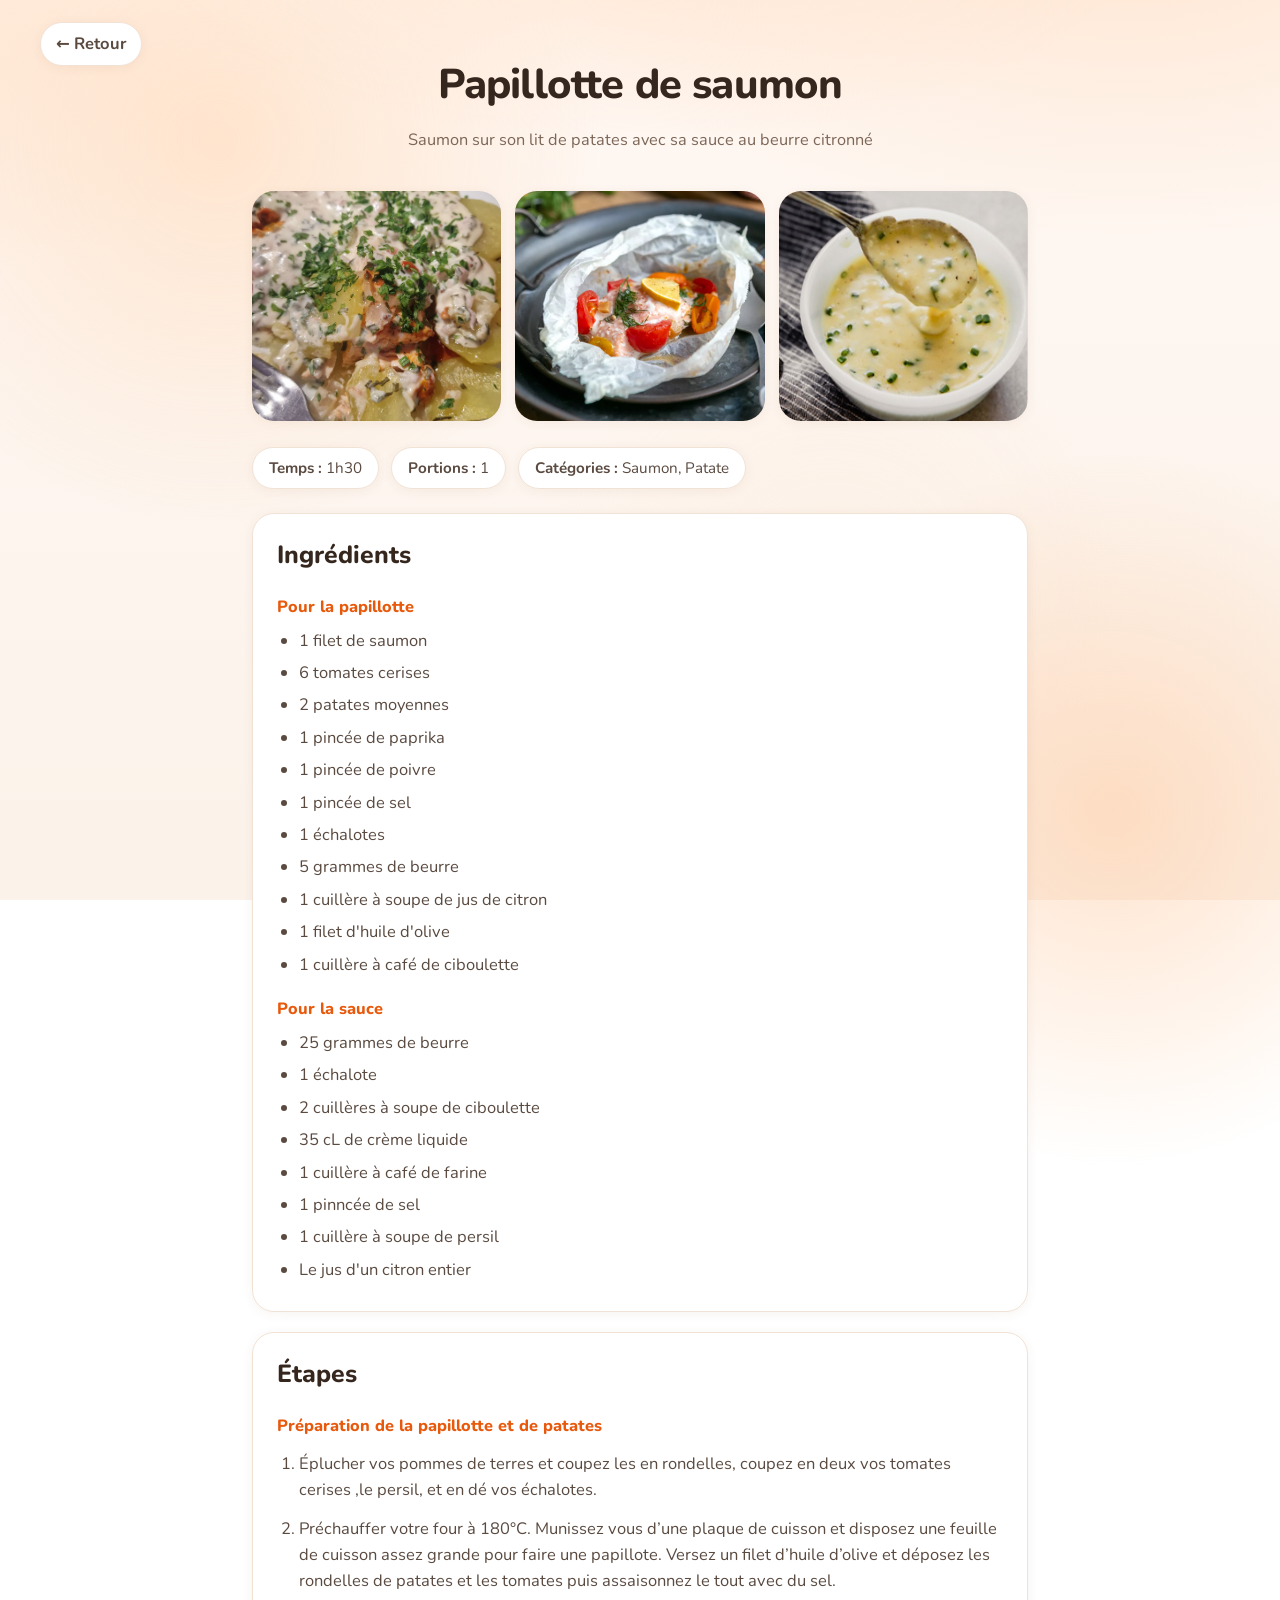
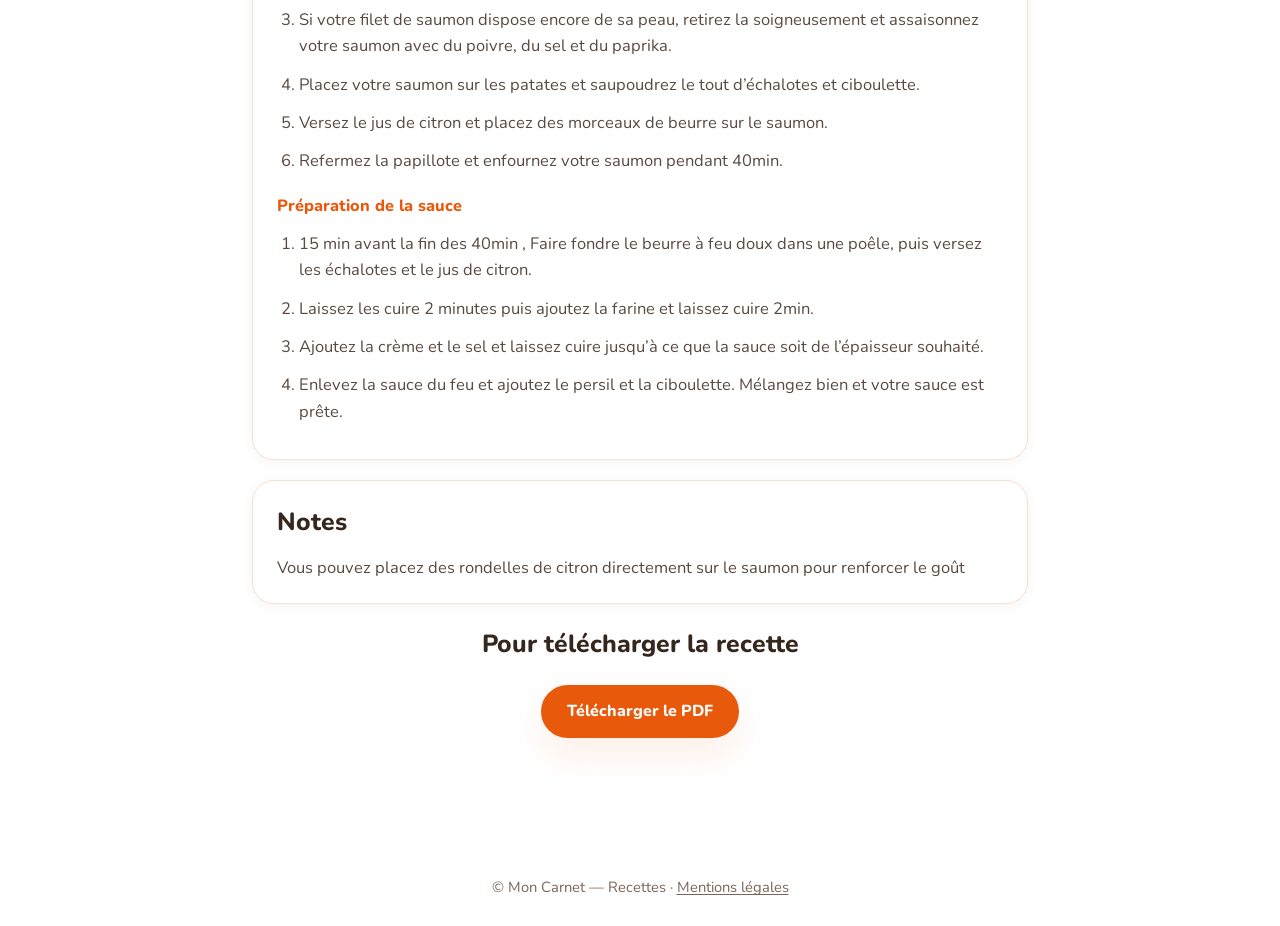
<file: recettes/saumon-patates.html>
<!doctype html>
<html lang="fr">

<head>
  <meta charset="utf-8" />
  <meta name="tdm-reservation" content="1" />
  <meta name="viewport" content="width=device-width,initial-scale=1" />
  <title>Papillotte de saumon — Recette</title>
  <link rel="icon" type="image/png" href="../favicon.png">
  <link rel="stylesheet" href="../css/style.css">
  <link rel="stylesheet" href="../css/recettes.css">
</head>

<body>
  <header class="recipe-header">
    <a class="back" href="../index.html">← Retour</a>
    <h1>Papillotte de saumon</h1>
    <p class="subtitle">Saumon sur son lit de patates avec sa sauce au beurre citronné</p>
  </header>

  <main class="recipe-container">
    <section class="gallery">
      <img src="../assets/saumon-patates.jpg" alt="Saumon rôti 1">
      <img src="../assets/saumon-patates 2.png" alt="Saumon rôti 2">
      <img src="../assets/saumon-patates 3.png" alt="Saumon rôti 3">
    </section>

    <section class="recipe-meta">
      <div><strong>Temps :</strong> 1h30</div>
      <div><strong>Portions :</strong> 1</div>
      <div><strong>Catégories :</strong> Saumon, Patate</div>
    </section>

    <section class="ingredients">
      <h2>Ingrédients</h2>
      <h3>Pour la papillotte</h3>
      <ul>
        <li>1 filet de saumon</li>
        <li>6 tomates cerises</li>
        <li>2 patates moyennes</li>
        <li>1 pincée de paprika</li>
        <li>1 pincée de poivre</li>
        <li>1 pincée de sel</li>
        <li>1 échalotes</li>
        <li>5 grammes de beurre</li>
        <li>1 cuillère à soupe de jus de citron</li>
        <li>1 filet d'huile d'olive</li>
        <li>1 cuillère à café de ciboulette</li>
      </ul>
      <h3>Pour la sauce</h3>
      <ul>
        <li>25 grammes de beurre</li>
        <li>1 échalote</li>
        <li>2 cuillères à soupe de ciboulette</li>
        <li>35 cL de crème liquide</li>
        <li>1 cuillère à café de farine</li>
        <li>1 pinncée de sel</li>
        <li>1 cuillère à soupe de persil</li>
        <li>Le jus d'un citron entier</li>
      </ul>
    </section>

    <section class="etapes">
      <h2>Étapes</h2>
      <h3>Préparation de la papillotte et de patates</h3>
      <ol>
        <li>Éplucher vos pommes de terres et coupez les en rondelles, coupez en deux vos tomates
          cerises ,le persil, et en dé vos échalotes.</li>
        <li>Préchauffer votre four à 180°C. Munissez vous d’une plaque de cuisson et disposez une
          feuille de cuisson assez grande pour faire une papillote. Versez un filet d’huile d’olive
          et déposez les rondelles de patates et les tomates puis assaisonnez le tout avec du sel.</li>
        <li>Si votre filet de saumon dispose encore de sa peau, retirez la soigneusement et
          assaisonnez votre saumon avec du poivre, du sel et du paprika.</li>
        <li>Placez votre saumon sur les patates et saupoudrez le tout d’échalotes et ciboulette.</li>
        <li>Versez le jus de citron et placez des morceaux de beurre sur le saumon.</li>
        <li>Refermez la papillote et enfournez votre saumon pendant 40min.</li>
      </ol>
      <h3>Préparation de la sauce</h3>
      <ol>
        <li>15 min avant la fin des 40min , Faire fondre le beurre à feu doux dans une poêle, puis versez les échalotes
          et le jus de citron.</li>
        <li>Laissez les cuire 2 minutes puis ajoutez la farine et laissez cuire 2min.</li>
        <li>Ajoutez la crème et le sel et laissez cuire jusqu’à ce que la sauce soit de l’épaisseur souhaité.</li>
        <li>Enlevez la sauce du feu et ajoutez le persil et la ciboulette. Mélangez bien et votre sauce est prête.</li>
      </ol>
    </section>

    <section class="notes">
      <h2>Notes</h2>
      <p>Vous pouvez placez des rondelles de citron directement sur le saumon pour renforcer le goût</p>
    </section>

    <section class="telechargement">
      <h2>Pour télécharger la recette</h2>
      <a href="../assets/recette-saumon-patates.pdf" class="btn" download>Télécharger le PDF</a>
    </section>
  </main>

  <footer class="site-footer">© Mon Carnet — Recettes · <a href="../mentions-legales.html">Mentions légales</a></footer>
  <script src="../js/bgfx.js"></script>
</body>

</html>
</file>
<file: css/style.css>
/* style.css — Direction artistique « douce » (soft light, marmite)
   Clair, chaud, arrondi, aéré. Dérivé du seed orange #E8590C de l'app LLMarmite.
   La police Nunito est auto-hébergée (assets/fonts/, licence OFL) : aucune requête vers Google,
   donc aucune IP de visiteur transmise à un tiers. Police variable → un fichier couvre 400 à 800. */
@font-face{
  font-family:'Nunito'; font-style:normal; font-weight:400 800; font-display:swap;
  src:url('../assets/fonts/nunito-latin.woff2') format('woff2');
  unicode-range:U+0000-00FF, U+0131, U+0152-0153, U+02BB-02BC, U+02C6, U+02DA, U+02DC, U+0304, U+0308, U+0329, U+2000-206F, U+20AC, U+2122, U+2191, U+2193, U+2212, U+2215, U+FEFF, U+FFFD;
}
@font-face{
  font-family:'Nunito'; font-style:normal; font-weight:400 800; font-display:swap;
  src:url('../assets/fonts/nunito-latin-ext.woff2') format('woff2');
  unicode-range:U+0100-02BA, U+02BD-02C5, U+02C7-02CC, U+02CE-02D7, U+02DD-02FF, U+0304, U+0308, U+0329, U+1D00-1DBF, U+1E00-1E9F, U+1EF2-1EFF, U+2020, U+20A0-20AB, U+20AD-20C0, U+2113, U+2C60-2C7F, U+A720-A7FF;
}
:root{
  /* === Accents (orange marmite) === */
  --color-primary:        #E8590C;   /* orange marque — CTA, accents forts */
  --color-primary-strong: #c9490a;   /* survol CTA */
  --color-primary-soft:   #f7a977;   /* orange doux — survols, focus */
  --color-on-primary:     #ffffff;
  --color-peach:          #ffe6d2;   /* pêche très clair — halos, chips */
  --color-peach-deep:     #ffd6ba;

  /* === Surfaces claires et douces === */
  --color-bg:             #fbf2ea;   /* crème chaud (fond) */
  --color-bg-2:           #fff8f3;
  --color-surface:        #ffffff;   /* cartes, panneaux */
  --color-surface-soft:   #fff4ec;   /* panneaux secondaires */
  --color-outline:        #f1e2d6;   /* bordures très douces */

  /* === Texte chaud (jamais noir pur) === */
  --color-on-surface:        #5a4a40;  /* texte courant */
  --color-on-surface-strong: #36271e;  /* titres */
  --color-on-surface-muted:  #7c6657;  /* secondaire */

  /* === Ombres douces, diffuses, teintées chaud === */
  --shadow-sm: 0 2px 12px rgba(124,67,20,0.06);
  --shadow-md: 0 16px 38px rgba(232,89,12,0.10);
  --shadow-lg: 0 26px 56px rgba(124,67,20,0.16);

  --radius:    22px;
  --radius-sm: 14px;
  --radius-pill: 999px;
  --gap:18px;
  --maxw:1080px;

  /* Alias de compatibilité (anciens noms encore référencés ailleurs) */
  --bg: var(--color-bg);
  --card: var(--color-surface);
  --accent1: var(--color-primary);
  --accent2: var(--color-primary);
  --muted: var(--color-on-surface-muted);
  --glass: var(--color-surface-soft);
  --primary: var(--color-primary);
}

*{box-sizing:border-box}
html{scroll-behavior:smooth}
html,body{height:100%}
body{
  margin:0;
  font-family:'Nunito', system-ui, "Segoe UI", Roboto, "Helvetica Neue", Arial, sans-serif;
  color:var(--color-on-surface);
  font-size:16.5px;
  line-height:1.6;
  background:
    radial-gradient(1100px 560px at 88% -8%, var(--color-peach) 0%, rgba(255,230,210,0) 55%),
    radial-gradient(820px 460px at -8% 4%, #ffeada 0%, rgba(255,234,218,0) 52%),
    linear-gradient(180deg, var(--color-bg-2) 0%, var(--color-bg) 100%);
  background-attachment:fixed;
  -webkit-font-smoothing:antialiased;
  -moz-osx-font-smoothing:grayscale;
}

/* ---- Fond animé « mijotage » : grands halos chauds qui dérivent ----
   100% CSS, derrière le contenu (z-index:-1), sans interaction (pointer-events:none),
   uniquement transform (compositor-friendly). Se fige en reduced-motion. */
body::before, body::after, html::before{
  content:""; position:fixed; z-index:-1; pointer-events:none;
  border-radius:50%; will-change:transform;
}
body::before{
  width:62vmax; height:62vmax; top:-20vmax; left:-14vmax; opacity:.6;
  background:radial-gradient(circle, #ffd9b8 0%, rgba(255,217,184,0) 68%);
  animation:floatA 24s ease-in-out infinite alternate;
}
body::after{
  width:58vmax; height:58vmax; bottom:-22vmax; right:-16vmax; opacity:.5;
  background:radial-gradient(circle, #ffc79a 0%, rgba(255,199,154,0) 68%);
  animation:floatB 30s ease-in-out infinite alternate;
}
html::before{
  width:46vmax; height:46vmax; top:34%; left:42%; opacity:.38;
  background:radial-gradient(circle, #ffead8 0%, rgba(255,234,216,0) 70%);
  animation:floatC 36s ease-in-out infinite alternate;
}
@keyframes floatA{ to{ transform:translate(14vmax,9vmax) scale(1.18); } }
@keyframes floatB{ from{ transform:scale(1.12); } to{ transform:translate(-11vmax,-7vmax) scale(1); } }
@keyframes floatC{ to{ transform:translate(-9vmax,6vmax) scale(1.22); } }
@media (prefers-reduced-motion: reduce){
  body::before, body::after, html::before{ animation:none; }
}

/* ---- Effets de fond générés par js/bgfx.js : bulles, vapeur, ingrédients ----
   Échelonnés via des animation-delay aléatoires → jamais tous en même temps.
   Décoratif uniquement (aria-hidden, pointer-events:none), masqué en reduced-motion. */
.bgfx{ position:fixed; inset:0; z-index:-1; pointer-events:none; overflow:hidden; }
.bgfx span{ position:absolute; display:block; will-change:transform, opacity; }

.bgfx-bubble{
  bottom:-40px; width:var(--size); height:var(--size); border-radius:50%;
  background:radial-gradient(circle at 32% 30%, rgba(255,255,255,.92), rgba(255,210,176,.35));
  box-shadow:0 0 14px rgba(232,89,12,.10); opacity:0;
  animation-name:bgfx-rise; animation-timing-function:ease-in-out; animation-iteration-count:infinite;
}
@keyframes bgfx-rise{
  0%{ transform:translateY(0) scale(.8); opacity:0; }
  12%{ opacity:.6; } 80%{ opacity:.5; }
  100%{ transform:translateY(-80vh) scale(1.1); opacity:0; }
}

.bgfx-steam{
  bottom:-60px; width:16px; height:var(--size); border-radius:46%;
  background:linear-gradient(to top, rgba(255,255,255,0), rgba(255,255,255,.55), rgba(255,255,255,0));
  filter:blur(6px); opacity:0;
  animation-name:bgfx-steam; animation-timing-function:ease-in-out; animation-iteration-count:infinite;
}
@keyframes bgfx-steam{
  0%{ transform:translateY(0) translateX(0) scaleY(.7); opacity:0; }
  15%{ opacity:.5; }
  50%{ transform:translateY(-32vh) translateX(20px) scaleY(1); }
  85%{ opacity:.32; }
  100%{ transform:translateY(-64vh) translateX(-14px) scaleY(1.2); opacity:0; }
}

.bgfx-food{
  top:108%; font-size:var(--size); line-height:1; opacity:0; filter:saturate(.9);
  animation-name:bgfx-float; animation-timing-function:linear; animation-iteration-count:infinite;
}
@keyframes bgfx-float{
  0%{ transform:translateY(0) rotate(0deg); opacity:0; }
  10%{ opacity:.22; } 90%{ opacity:.22; }
  100%{ transform:translateY(-130vh) rotate(38deg); opacity:0; }
}
@media (prefers-reduced-motion: reduce){ .bgfx{ display:none; } }

/* Accessibilité : focus doux et visible */
:focus-visible{ outline:3px solid var(--color-primary-soft); outline-offset:3px; border-radius:12px; }
input[type="checkbox"]{ accent-color:var(--color-primary); width:17px; height:17px; }

.container{ max-width:var(--maxw); margin:0 auto; padding:0 22px 72px; }

/* ---- En-tête doux (sticky, translucide) ---- */
.site-header{
  display:flex; align-items:center; justify-content:space-between;
  padding:16px clamp(18px,4vw,40px);
  background:rgba(255,248,243,0.72);
  -webkit-backdrop-filter:saturate(140%) blur(12px);
  backdrop-filter:saturate(140%) blur(12px);
  border-bottom:1px solid var(--color-outline);
  position:sticky; top:0; z-index:20;
}
.brand{
  margin:0; font-weight:800; font-size:20px; letter-spacing:-0.01em;
  color:var(--color-on-surface-strong); text-decoration:none;
  display:inline-flex; align-items:center; gap:10px;
}
.brand::before{ content:"🍲"; font-size:23px; }
.menu-btn{ display:none; background:transparent; border:0; color:var(--color-on-surface); font-size:24px; cursor:pointer; line-height:1; }

/* ---- Hero doux ---- */
.hero{ text-align:center; padding:54px 16px 30px; }
.hero h1{
  margin:0 0 10px; font-weight:800; letter-spacing:-0.02em;
  font-size:clamp(2rem, 1.3rem + 3vw, 3.1rem);
  color:var(--color-on-surface-strong);
}
.hero p{ margin:0 auto; max-width:46ch; color:var(--color-on-surface-muted); font-size:1.05rem; }

/* ---- Contrôles (recherche + filtres) ---- */
.controls{ display:flex; gap:14px; align-items:flex-start; margin-bottom:14px; flex-wrap:wrap; }
.controls input[type="search"]{
  flex:1 1 280px; min-width:240px;
  padding:14px 18px;
  border-radius:var(--radius-pill);
  border:1px solid var(--color-outline);
  background:var(--color-surface);
  color:var(--color-on-surface);
  font:inherit; font-size:1rem;
  box-shadow:var(--shadow-sm);
  transition:box-shadow .25s ease, border-color .25s ease;
}
.controls input[type="search"]::placeholder{ color:var(--color-on-surface-muted); }
.controls input[type="search"]:focus{ outline:none; border-color:var(--color-primary-soft); box-shadow:var(--shadow-md); }

.filters{ display:flex; flex-wrap:wrap; gap:10px; }
.filters label{ color:var(--color-on-surface); font-size:.95rem; font-weight:600; }

.filter-block{
  background:var(--color-surface);
  border:1px solid var(--color-outline);
  border-radius:var(--radius-sm);
  box-shadow:var(--shadow-sm);
  overflow:hidden; display:flex; flex-direction:column; min-width:130px;
}
.filter-header{
  display:flex; justify-content:space-between; align-items:center; gap:10px;
  padding:9px 14px; background:var(--color-surface-soft);
}
.toggle-subfilters{
  border:none; background:var(--color-peach); color:var(--color-primary);
  width:26px; height:26px; border-radius:var(--radius-pill);
  cursor:pointer; font-size:17px; line-height:1; font-weight:800;
  display:inline-flex; align-items:center; justify-content:center;
}
.sub-filters{ padding:10px 14px; display:flex; flex-wrap:wrap; gap:8px 14px; }
.sub-filters.hidden{ display:none; }
.sub-filters label{ font-weight:500; color:var(--color-on-surface); }

/* ---- Grille de cartes ---- */
.recette-list{
  display:grid;
  grid-template-columns:repeat(auto-fill, minmax(260px,1fr));
  gap:26px; margin-top:26px;
}
.card{
  background:var(--color-surface);
  border:1px solid var(--color-outline);
  border-radius:var(--radius);
  overflow:hidden;
  box-shadow:var(--shadow-sm);
  transition:transform .3s cubic-bezier(.16,1,.3,1), box-shadow .3s ease;
}
.card:hover{ transform:translateY(-8px); box-shadow:var(--shadow-lg); }
.card-link{ text-decoration:none; color:inherit; display:block; }
.card img{ width:100%; height:188px; object-fit:cover; display:block; }
.card-body{ padding:16px 18px 20px; }
.card-body h3{ margin:0 0 6px; font-size:1.18rem; font-weight:800; color:var(--color-on-surface-strong); letter-spacing:-0.01em; }
.card-body p{ margin:0; color:var(--color-on-surface-muted); font-size:.95rem; }

/* ---- Pied de page ---- */
.site-footer{
  text-align:center; padding:26px; margin-top:40px;
  color:var(--color-on-surface-muted); font-size:.92rem;
}
/* Liens de pied de page : couleur du texte (l'orange marque n'atteint que ~3,2:1 sur le crème). */
.site-footer a{ color:inherit; text-decoration:underline; text-underline-offset:2px; }
.site-footer a:hover, .site-footer a:focus-visible{ color:var(--color-on-surface-strong); }

/* ---- Responsive ---- */
@media(max-width:700px){
  .menu-btn{ display:block; }
  .main-menu{ display:none; }
  .site-header{ gap:10px; }
  .hero{ padding:36px 12px 22px; }
  .recette-list{ gap:18px; }
}
</file>
<file: css/menu.css>
/* menu.css — navigation douce */
.main-menu ul{
  list-style:none; margin:0; padding:0;
  display:flex; gap:8px; align-items:center;
}
.main-menu a{
  text-decoration:none; color:var(--color-on-surface);
  padding:9px 16px; border-radius:var(--radius-pill);
  font-weight:700; font-size:.95rem;
  transition:background .2s ease, color .2s ease;
}
.main-menu a:hover{ background:var(--color-peach); color:var(--color-primary); }
</file>
<file: css/recettes.css>
/* recettes.css — pages recette, style doux */
.recipe-header{
  position:relative; text-align:center;
  padding:44px 20px 30px;
  background:radial-gradient(720px 320px at 50% -45%, var(--color-peach) 0%, rgba(255,230,210,0) 70%);
}
.recipe-header h1{
  margin:8px 0; font-weight:800; letter-spacing:-0.02em;
  font-size:clamp(1.8rem, 1.2rem + 2.6vw, 2.6rem);
  color:var(--color-on-surface-strong);
}
.recipe-header .subtitle{ margin:0 auto; max-width:54ch; color:var(--color-on-surface-muted); font-size:1.02rem; }
.recipe-header .back{
  position:absolute; left:clamp(14px,4vw,40px); top:22px;
  color:var(--color-on-surface); text-decoration:none; font-weight:700;
  background:var(--color-surface); border:1px solid var(--color-outline);
  padding:8px 15px; border-radius:var(--radius-pill); box-shadow:var(--shadow-sm);
  transition:transform .2s ease, box-shadow .2s ease;
}
.recipe-header .back:hover{ transform:translateX(-2px); box-shadow:var(--shadow-md); }

.recipe-container{ max-width:820px; margin:8px auto 0; padding:0 22px 72px; }

.gallery{ display:grid; grid-template-columns:repeat(3,1fr); gap:14px; margin-bottom:26px; }
.gallery img{ width:100%; height:230px; object-fit:cover; border-radius:var(--radius); box-shadow:var(--shadow-sm); }

.recipe-meta{ display:flex; gap:12px; flex-wrap:wrap; margin-bottom:24px; }
.recipe-meta > div{
  background:var(--color-surface); border:1px solid var(--color-outline);
  border-radius:var(--radius-pill); padding:8px 16px;
  box-shadow:var(--shadow-sm); color:var(--color-on-surface); font-size:.95rem;
}

.ingredients, .etapes, .notes{
  background:var(--color-surface); border:1px solid var(--color-outline);
  border-radius:var(--radius); box-shadow:var(--shadow-sm);
  padding:22px 24px; margin-bottom:20px;
}
.ingredients h2, .etapes h2, .notes h2{ margin:0 0 12px; color:var(--color-on-surface-strong); font-weight:800; }
.ingredients h3, .etapes h3{ color:var(--color-primary); font-weight:800; margin:18px 0 8px; font-size:1.02rem; }
.ingredients ul{ margin:0; padding-left:22px; }
.etapes ol{ margin:0; padding-left:22px; }
.ingredients li{ margin:6px 0; }
.etapes li{ margin:12px 0; }
.notes p{ margin:0; }

.telechargement{ text-align:center; margin-top:8px; }
.telechargement h2{ color:var(--color-on-surface-strong); font-weight:800; }
.btn{
  display:inline-flex; align-items:center; gap:8px;
  background:var(--color-primary); color:var(--color-on-primary);
  padding:14px 26px; border-radius:var(--radius-pill);
  text-decoration:none; font-weight:800; font-size:1rem;
  box-shadow:var(--shadow-md);
  transition:transform .2s ease, background .2s ease, box-shadow .2s ease;
}
.btn:hover{ background:var(--color-primary-strong); transform:translateY(-2px); box-shadow:var(--shadow-lg); }

@media(max-width:760px){
  .gallery{ grid-template-columns:1fr; }
  .gallery img{ height:280px; }
}
</file>
